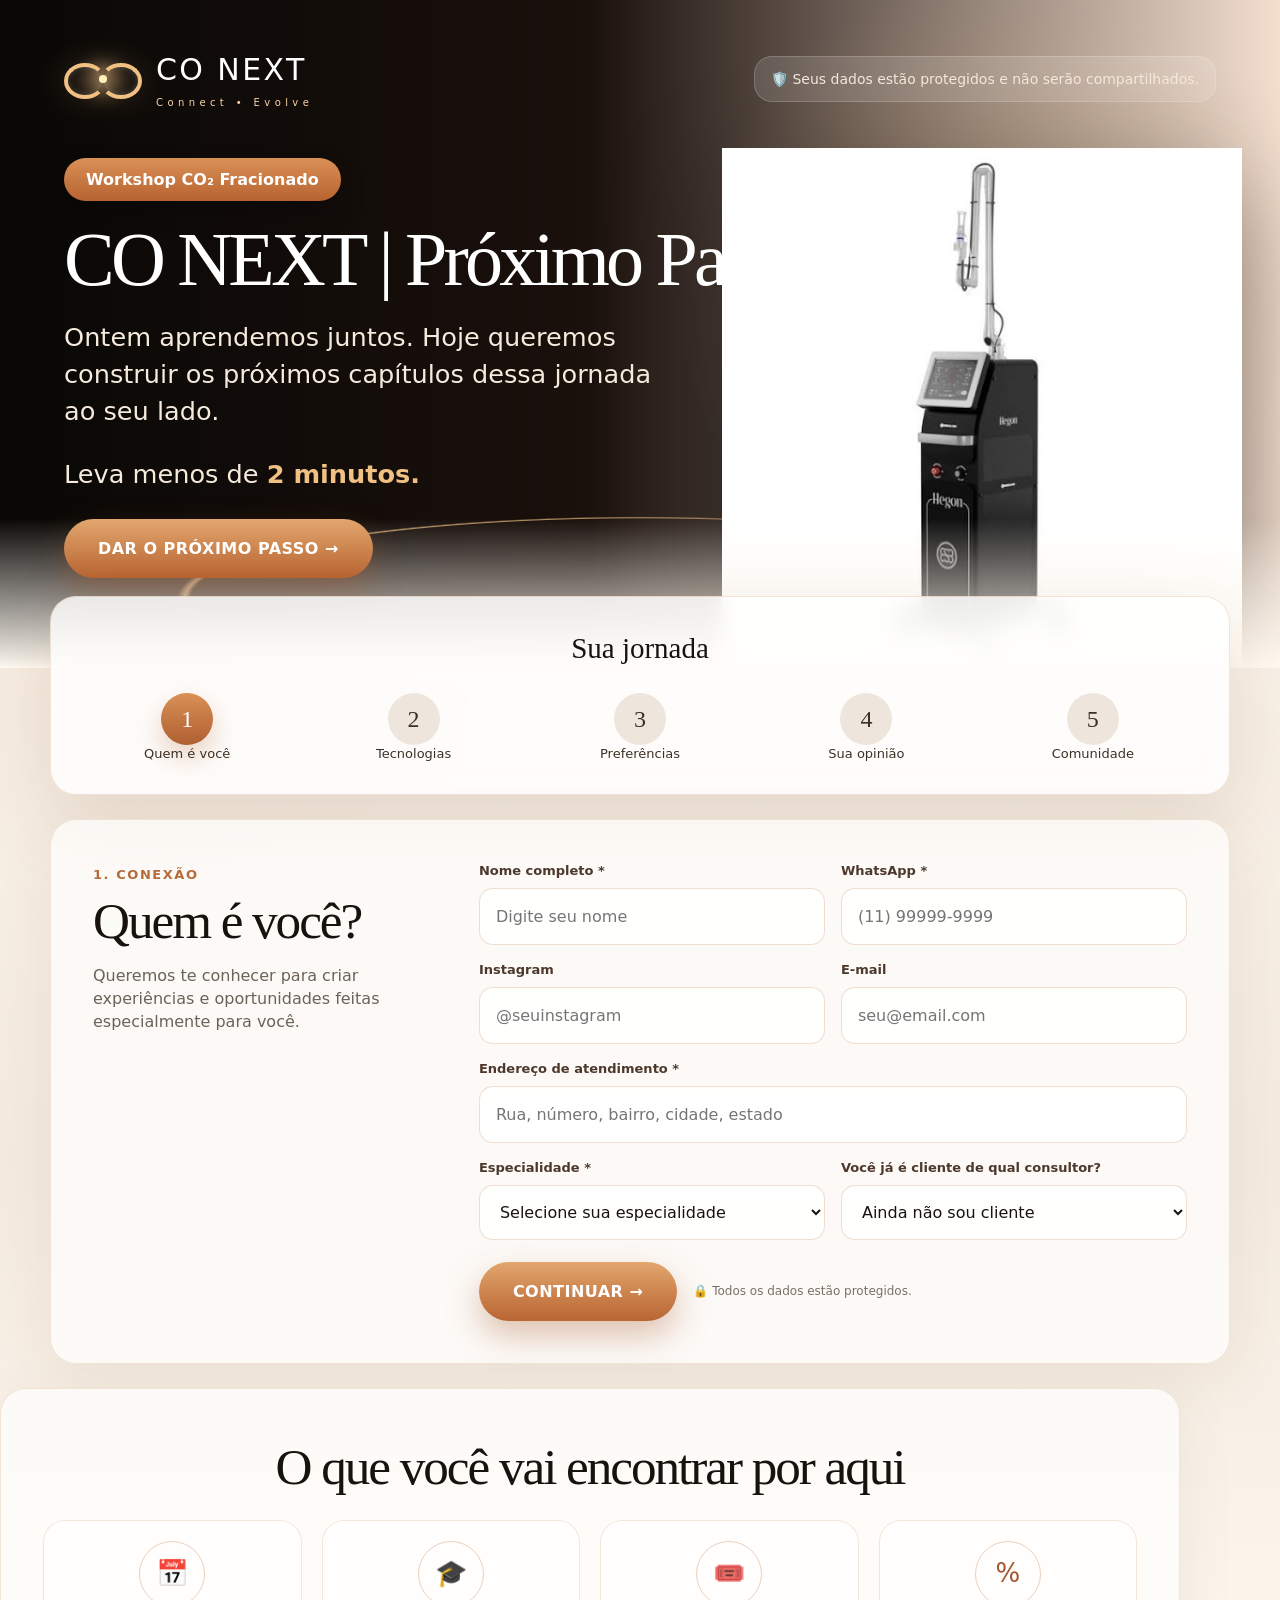
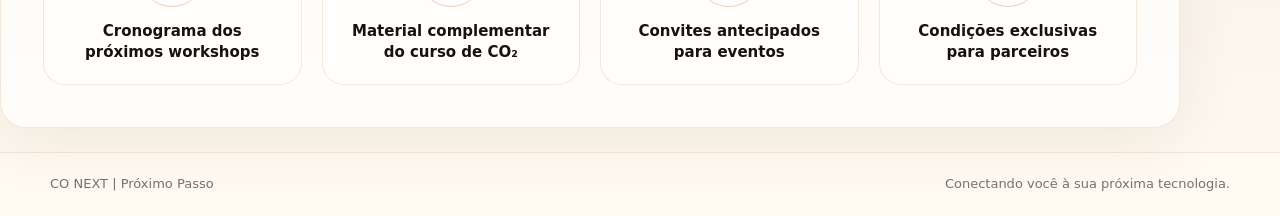
<file: index.html>
<!doctype html>
<html lang="pt-BR">
<head>
  <meta charset="utf-8">
  <meta name="viewport" content="width=device-width, initial-scale=1">
  <title>CO NEXT LASER | Workshops</title>
  <meta http-equiv="refresh" content="0; url=/workshops/">
  <link rel="canonical" href="/workshops/">
  <script>window.location.replace('/workshops/' + window.location.search + window.location.hash);</script>
</head>
<body>
  <p>Redirecionando para <a href="/workshops/">CO NEXT LASER | Workshops</a>…</p>
</body>
</html>
</file>
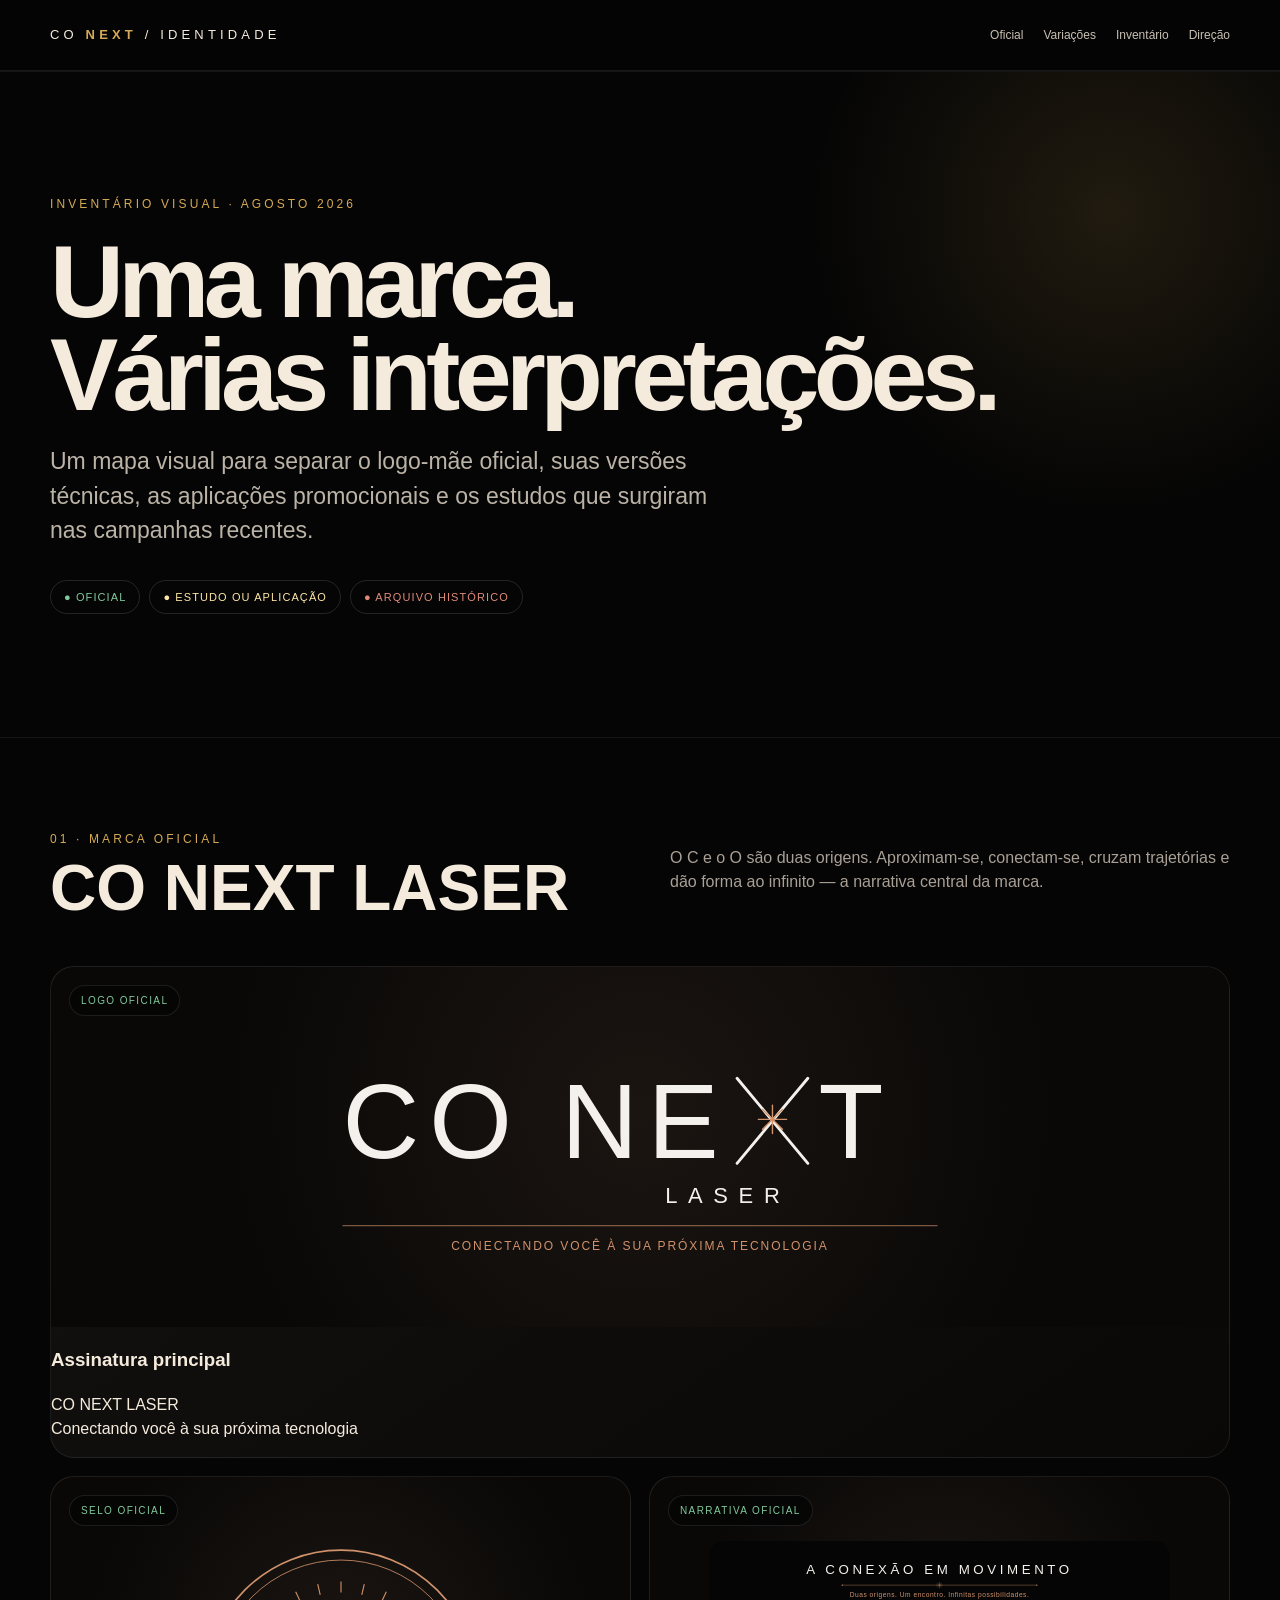
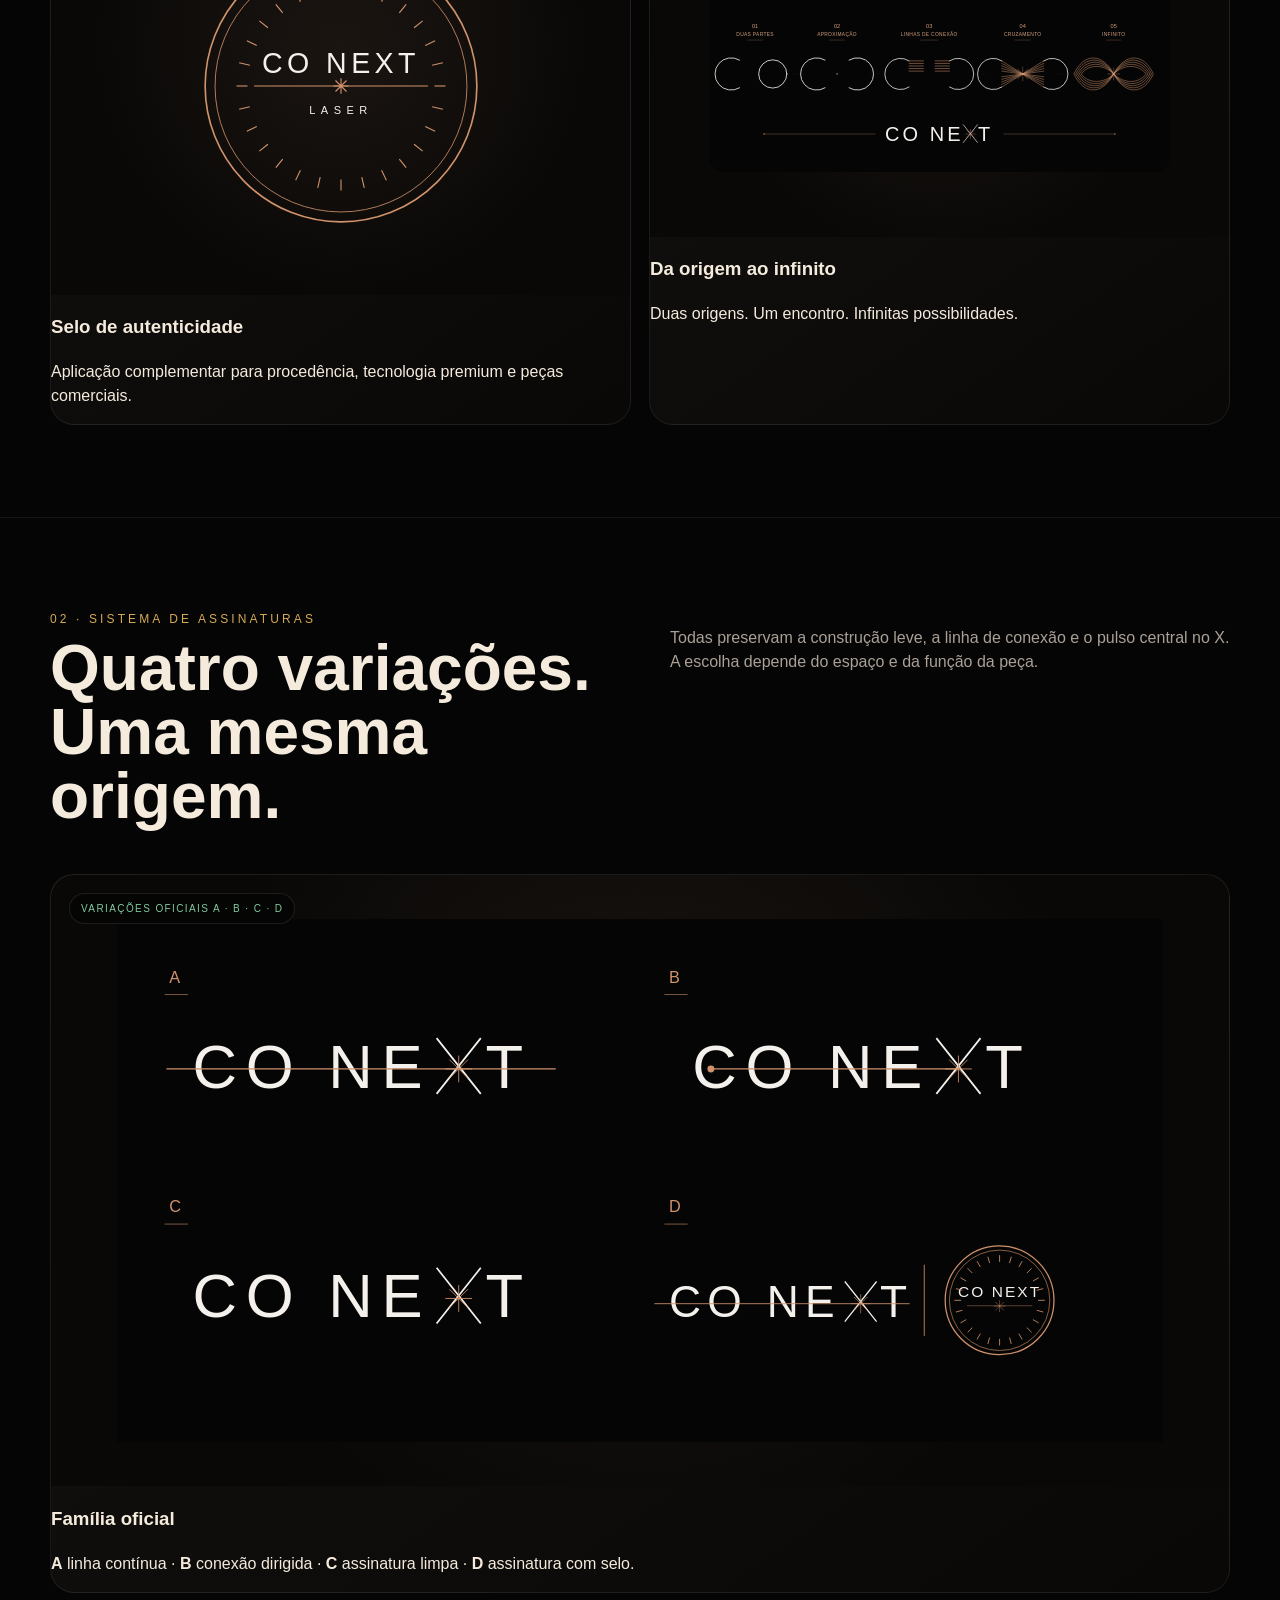
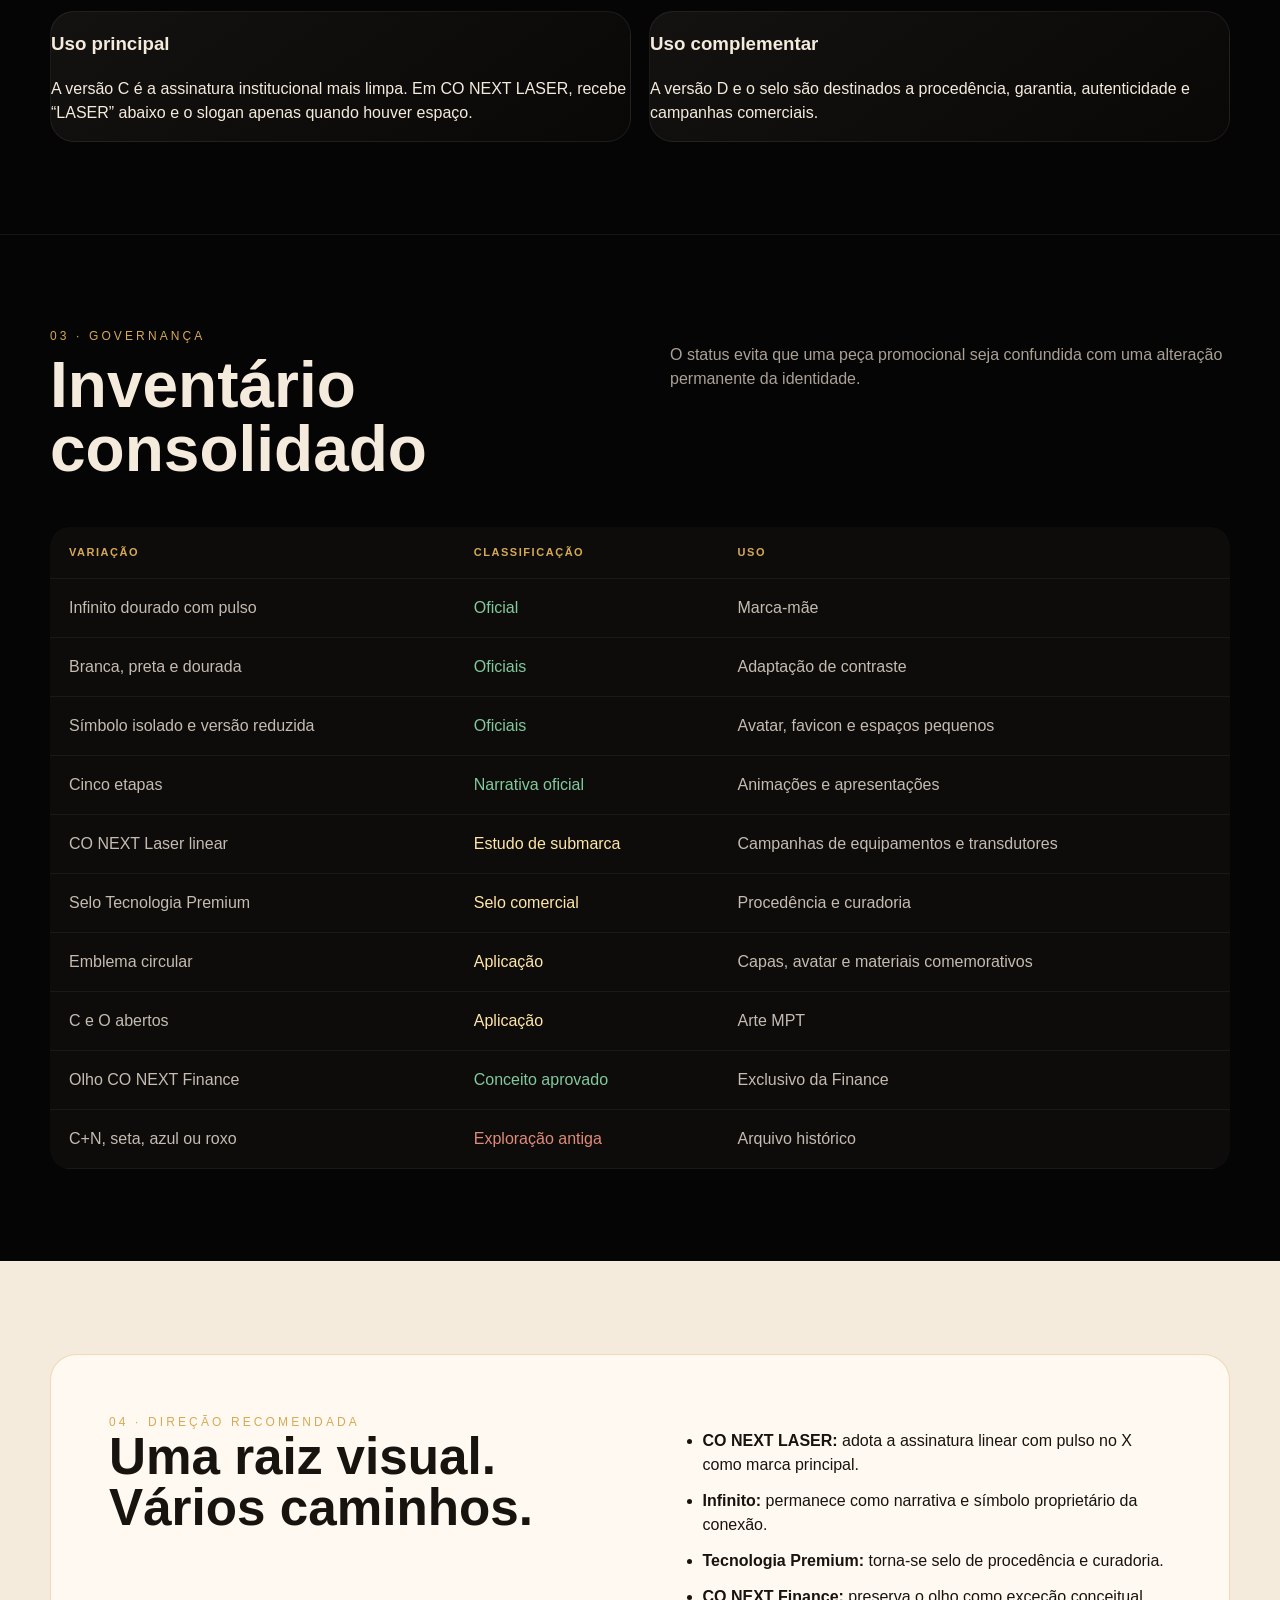
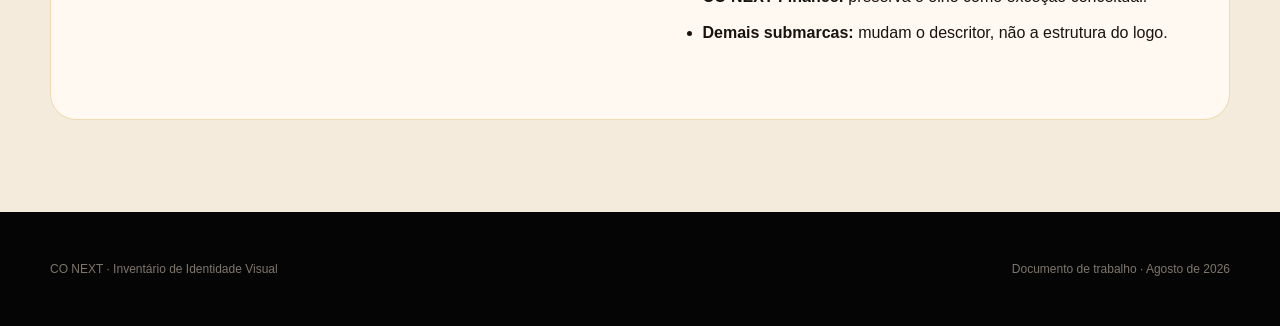
<file: identidade/index.html>
<!doctype html>
<html lang="pt-BR">
<head>
  <meta charset="utf-8">
  <meta name="viewport" content="width=device-width,initial-scale=1">
  <meta name="theme-color" content="#050505">
  <title>CO NEXT LASER — Identidade Visual</title>
  <style>
    :root{--black:#050505;--graphite:#141210;--gold:#d6aa55;--light:#ffe6a6;--cream:#f5ebdd;--muted:#9b9185;--copper:#c88962;--green:#82c99c;--red:#df8b78}
    *{box-sizing:border-box}html{scroll-behavior:smooth}body{margin:0;background:var(--black);color:var(--cream);font-family:Arial,Helvetica,sans-serif;line-height:1.5}a{color:inherit}
    .wrap{width:min(1180px,calc(100% - 36px));margin:auto}.top{position:sticky;top:0;z-index:20;background:rgba(5,5,5,.82);backdrop-filter:blur(18px);border-bottom:1px solid #ffffff14}.top .wrap{height:70px;display:flex;align-items:center;justify-content:space-between}.brand{letter-spacing:.32em;font-size:13px}.brand b{color:var(--gold)}nav{display:flex;gap:20px;font-size:12px;color:#c9c0b4}nav a{text-decoration:none}.hero{min-height:74vh;display:grid;align-items:center;position:relative;overflow:hidden}.hero:after{content:"";position:absolute;width:620px;height:620px;border-radius:50%;background:radial-gradient(circle,#d6aa5522 0,transparent 68%);right:-140px;top:-170px}.eyebrow{color:var(--gold);letter-spacing:.26em;text-transform:uppercase;font-size:12px}.hero h1{font-size:clamp(46px,8vw,104px);line-height:.91;letter-spacing:-.055em;margin:22px 0;max-width:980px}.hero p{font-size:clamp(17px,2vw,23px);max-width:700px;color:#bcb3a7}.legend{display:flex;gap:9px;flex-wrap:wrap;margin-top:32px}.tag{border:1px solid #ffffff20;border-radius:999px;padding:8px 13px;font-size:11px;letter-spacing:.1em;text-transform:uppercase}.official{color:var(--green)}.study{color:var(--light)}.archive{color:var(--red)}
    section{padding:92px 0;border-top:1px solid #ffffff10}.head{display:grid;grid-template-columns:1fr 1fr;gap:40px;margin-bottom:38px}.head h2{font-size:clamp(32px,5vw,64px);line-height:1;margin:8px 0}.head p{color:#aaa096;max-width:560px;justify-self:end}.grid{display:grid;grid-template-columns:repeat(12,1fr);gap:18px}.card{grid-column:span 6;background:linear-gradient(145deg,#141210,#090807);border:1px solid #ffffff12;border-radius:24px;overflow:hidden}.card.full{grid-column:span 12}.visual{min-height:360px;display:grid;place-items:center;padding:44px;background:radial-gradient(circle at 50% 45%,#d6aa5512,transparent 55%);position:relative}.copy{padding:26px 30px 32px;border-top:1px solid #ffffff10}.copy h3{font-size:23px;margin:0 0 8px}.copy p{color:#aaa096;margin:0}.status{position:absolute;top:18px;left:18px;background:#050505bb;border:1px solid #ffffff18;border-radius:999px;padding:7px 11px;font-size:10px;letter-spacing:.14em;text-transform:uppercase}.logo{width:min(600px,90%);text-align:center}.logo svg{width:100%;height:auto;overflow:visible}.word{font-size:52px;letter-spacing:.18em;font-weight:300;margin-top:14px}.word b{color:var(--gold)}.signature{font-size:11px;letter-spacing:.32em;color:var(--gold);margin-top:8px;text-transform:uppercase}.onlight{background:var(--cream);color:#15130f}.onlight .copy{background:var(--cream)}.onlight .copy p{color:#625b53}.laser-word{font-weight:200;font-size:clamp(34px,5vw,62px);letter-spacing:.12em;position:relative;display:inline-block}.laser-word:after{content:"";height:1px;background:linear-gradient(90deg,transparent,var(--copper),transparent);position:absolute;left:-4%;right:-4%;top:50%}.laser-word i{color:var(--copper);font-style:normal}.laser-sub{letter-spacing:.52em;font-size:14px;margin-left:45%;color:#ddd}.seal{width:240px;height:240px;border:2px solid var(--copper);border-radius:50%;display:grid;place-items:center;position:relative;text-align:center}.seal:before{content:"TECNOLOGIA PREMIUM  •  CONEXÃO QUE GERA EVOLUÇÃO";position:absolute;inset:18px;border:1px solid var(--copper);border-radius:50%;padding:18px;font-size:10px;letter-spacing:.16em;color:#e9c3aa}.seal strong{font-weight:300;letter-spacing:.12em;font-size:21px}.seal small{display:block;letter-spacing:.35em}.emblem{width:290px;height:290px;border:2px solid var(--gold);border-radius:50%;display:grid;place-items:center;padding:28px}.emblem .word{font-size:24px}.mpt-symbol{display:flex;align-items:center;justify-content:center;gap:8px}.open{width:112px;height:112px;border:10px solid var(--light);border-radius:50%}.open.left{border-right-color:transparent}.open.right{border-left-color:transparent}.pulse{font-size:44px;color:var(--light);margin:0 -25px;z-index:2}.finance-eye{width:min(510px,95%)}
    .steps{display:grid;grid-template-columns:repeat(5,1fr);gap:10px}.step{background:#ffffff07;border-radius:18px;padding:22px 12px;text-align:center;min-height:170px;display:grid;align-content:center}.step b{display:block;color:var(--gold);font-size:12px;letter-spacing:.16em;margin-top:14px}.step span{font-size:44px;color:var(--gold)}
    table{width:100%;border-collapse:collapse;background:#0d0c0b;border-radius:20px;overflow:hidden}th,td{text-align:left;padding:17px 19px;border-bottom:1px solid #ffffff0e}th{font-size:11px;letter-spacing:.14em;text-transform:uppercase;color:var(--gold)}td{color:#c5bbb0}.decision{background:var(--cream);color:#17130f}.decision .head p{color:#645c53}.decision-box{background:#fff9f1;border:1px solid #d6aa5566;border-radius:26px;padding:clamp(25px,5vw,58px);display:grid;grid-template-columns:1fr 1fr;gap:45px}.decision h3{font-size:clamp(30px,4vw,53px);line-height:1;margin:0}.decision li{margin-bottom:12px}.footer{padding:48px 0;color:#7f766c;font-size:12px}.footer .wrap{display:flex;justify-content:space-between;gap:20px}
    @media(max-width:760px){nav{display:none}.head,.decision-box{grid-template-columns:1fr}.head p{justify-self:start}.card,.card.full{grid-column:span 12}.visual{min-height:300px;padding:28px}.steps{grid-template-columns:1fr 1fr}.steps .step:last-child{grid-column:span 2}.word{font-size:34px}.footer .wrap{display:block}.footer span{display:block;margin-top:8px}}
  </style>
<style>
.brand-visual{min-height:360px;background:radial-gradient(circle at 50% 40%,#1b1511 0,#090807 66%)!important}
.official-logo{width:min(850px,92%);height:auto}
.official-seal{width:min(330px,72%);height:auto}
.official-evolution{width:min(760px,94%);height:auto;border-radius:15px}
@media(max-width:720px){.brand-visual{min-height:270px}.official-evolution{width:98%}}
</style>
<style>.official-variations{display:block;width:min(1480px,96%);height:auto}.variations-visual{min-height:520px}@media(max-width:720px){.variations-visual{min-height:300px}}</style>
</head>
<body>
  <header class="top"><div class="wrap"><div class="brand">CO <b>NEXT</b> / IDENTIDADE</div><nav><a href="#oficial">Oficial</a><a href="#variacoes">Variações</a><a href="#inventario">Inventário</a><a href="#direcao">Direção</a></nav></div></header>
  <main>
    <section class="hero"><div class="wrap"><div class="eyebrow">Inventário visual · Agosto 2026</div><h1>Uma marca.<br>Várias interpretações.</h1><p>Um mapa visual para separar o logo-mãe oficial, suas versões técnicas, as aplicações promocionais e os estudos que surgiram nas campanhas recentes.</p><div class="legend"><span class="tag official">● Oficial</span><span class="tag study">● Estudo ou aplicação</span><span class="tag archive">● Arquivo histórico</span></div></div></section>

    <section id="oficial"><div class="wrap"><div class="head"><div><div class="eyebrow">01 · Marca oficial</div><h2>CO NEXT LASER</h2></div><p>O C e o O são duas origens. Aproximam-se, conectam-se, cruzam trajetórias e dão forma ao infinito — a narrativa central da marca.</p></div>
<div class="grid"><article class="card full"><div class="visual brand-visual"><span class="status official">Logo oficial</span><img class="official-logo" src="../assets/brand/conext-laser.svg" alt="CO NEXT LASER — Conectando você à sua próxima tecnologia"></div><div class="caption"><h3>Assinatura principal</h3><p>CO NEXT LASER<br>Conectando você à sua próxima tecnologia</p></div></article>
<article class="card"><div class="visual brand-visual"><span class="status official">Selo oficial</span><img class="official-seal" src="../assets/brand/conext-seal.svg" alt="Selo CO NEXT LASER"></div><div class="caption"><h3>Selo de autenticidade</h3><p>Aplicação complementar para procedência, tecnologia premium e peças comerciais.</p></div></article>
<article class="card"><div class="visual brand-visual"><span class="status official">Narrativa oficial</span><img class="official-evolution" src="../assets/brand/conext-evolution.svg" alt="Evolução do C e O até o infinito"></div><div class="caption"><h3>Da origem ao infinito</h3><p>Duas origens. Um encontro. Infinitas possibilidades.</p></div></article></div></div></section>
<section id="variacoes"><div class="wrap"><div class="head"><div><div class="eyebrow">02 · Sistema de assinaturas</div><h2>Quatro variações.<br>Uma mesma origem.</h2></div><p>Todas preservam a construção leve, a linha de conexão e o pulso central no X. A escolha depende do espaço e da função da peça.</p></div>
<article class="card full"><div class="visual brand-visual variations-visual"><span class="status official">Variações oficiais A · B · C · D</span><img class="official-variations" src="../assets/brand/conext-variations.svg" alt="Quatro variações oficiais da marca CO NEXT"></div><div class="caption"><h3>Família oficial</h3><p><b>A</b> linha contínua · <b>B</b> conexão dirigida · <b>C</b> assinatura limpa · <b>D</b> assinatura com selo.</p></div></article>
<div class="grid" style="margin-top:18px"><article class="card"><div class="caption"><h3>Uso principal</h3><p>A versão C é a assinatura institucional mais limpa. Em CO NEXT LASER, recebe “LASER” abaixo e o slogan apenas quando houver espaço.</p></div></article><article class="card"><div class="caption"><h3>Uso complementar</h3><p>A versão D e o selo são destinados a procedência, garantia, autenticidade e campanhas comerciais.</p></div></article></div>
</div></section>
<section id="inventario"><div class="wrap"><div class="head"><div><div class="eyebrow">03 · Governança</div><h2>Inventário consolidado</h2></div><p>O status evita que uma peça promocional seja confundida com uma alteração permanente da identidade.</p></div><table><thead><tr><th>Variação</th><th>Classificação</th><th>Uso</th></tr></thead><tbody>
      <tr><td>Infinito dourado com pulso</td><td class="official">Oficial</td><td>Marca-mãe</td></tr><tr><td>Branca, preta e dourada</td><td class="official">Oficiais</td><td>Adaptação de contraste</td></tr><tr><td>Símbolo isolado e versão reduzida</td><td class="official">Oficiais</td><td>Avatar, favicon e espaços pequenos</td></tr><tr><td>Cinco etapas</td><td class="official">Narrativa oficial</td><td>Animações e apresentações</td></tr><tr><td>CO NEXT Laser linear</td><td class="study">Estudo de submarca</td><td>Campanhas de equipamentos e transdutores</td></tr><tr><td>Selo Tecnologia Premium</td><td class="study">Selo comercial</td><td>Procedência e curadoria</td></tr><tr><td>Emblema circular</td><td class="study">Aplicação</td><td>Capas, avatar e materiais comemorativos</td></tr><tr><td>C e O abertos</td><td class="study">Aplicação</td><td>Arte MPT</td></tr><tr><td>Olho CO NEXT Finance</td><td class="official">Conceito aprovado</td><td>Exclusivo da Finance</td></tr><tr><td>C+N, seta, azul ou roxo</td><td class="archive">Exploração antiga</td><td>Arquivo histórico</td></tr>
    </tbody></table></div></section>

    <section class="decision" id="direcao"><div class="wrap"><div class="decision-box"><div><div class="eyebrow">04 · Direção recomendada</div><h3>Uma raiz visual.<br>Vários caminhos.</h3></div><div><ul><li><b>CO NEXT LASER:</b> adota a assinatura linear com pulso no X como marca principal.</li><li><b>Infinito:</b> permanece como narrativa e símbolo proprietário da conexão.</li><li><b>Tecnologia Premium:</b> torna-se selo de procedência e curadoria.</li><li><b>CO NEXT Finance:</b> preserva o olho como exceção conceitual.</li><li><b>Demais submarcas:</b> mudam o descritor, não a estrutura do logo.</li></ul></div></div></div></section>
  </main>
  <footer class="footer"><div class="wrap"><span>CO NEXT · Inventário de Identidade Visual</span><span>Documento de trabalho · Agosto de 2026</span></div></footer>
</body></html>
</file>
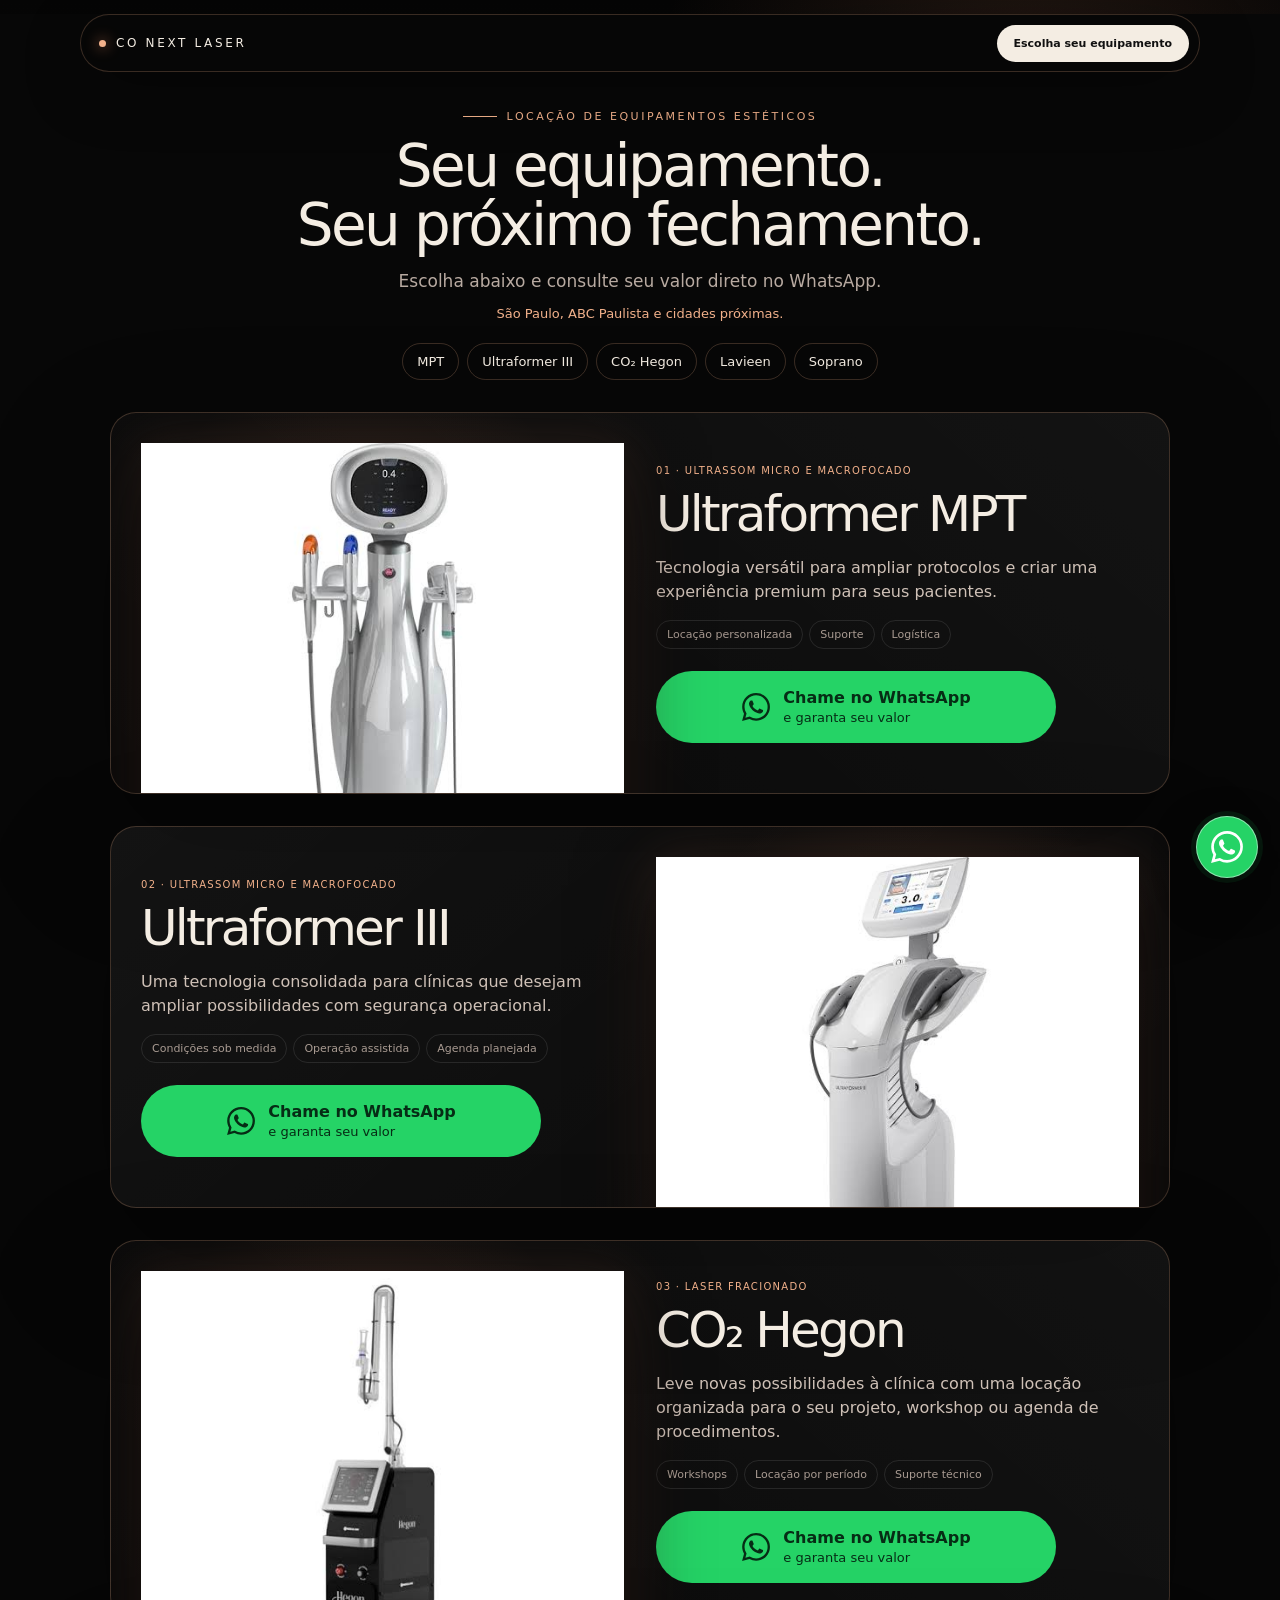
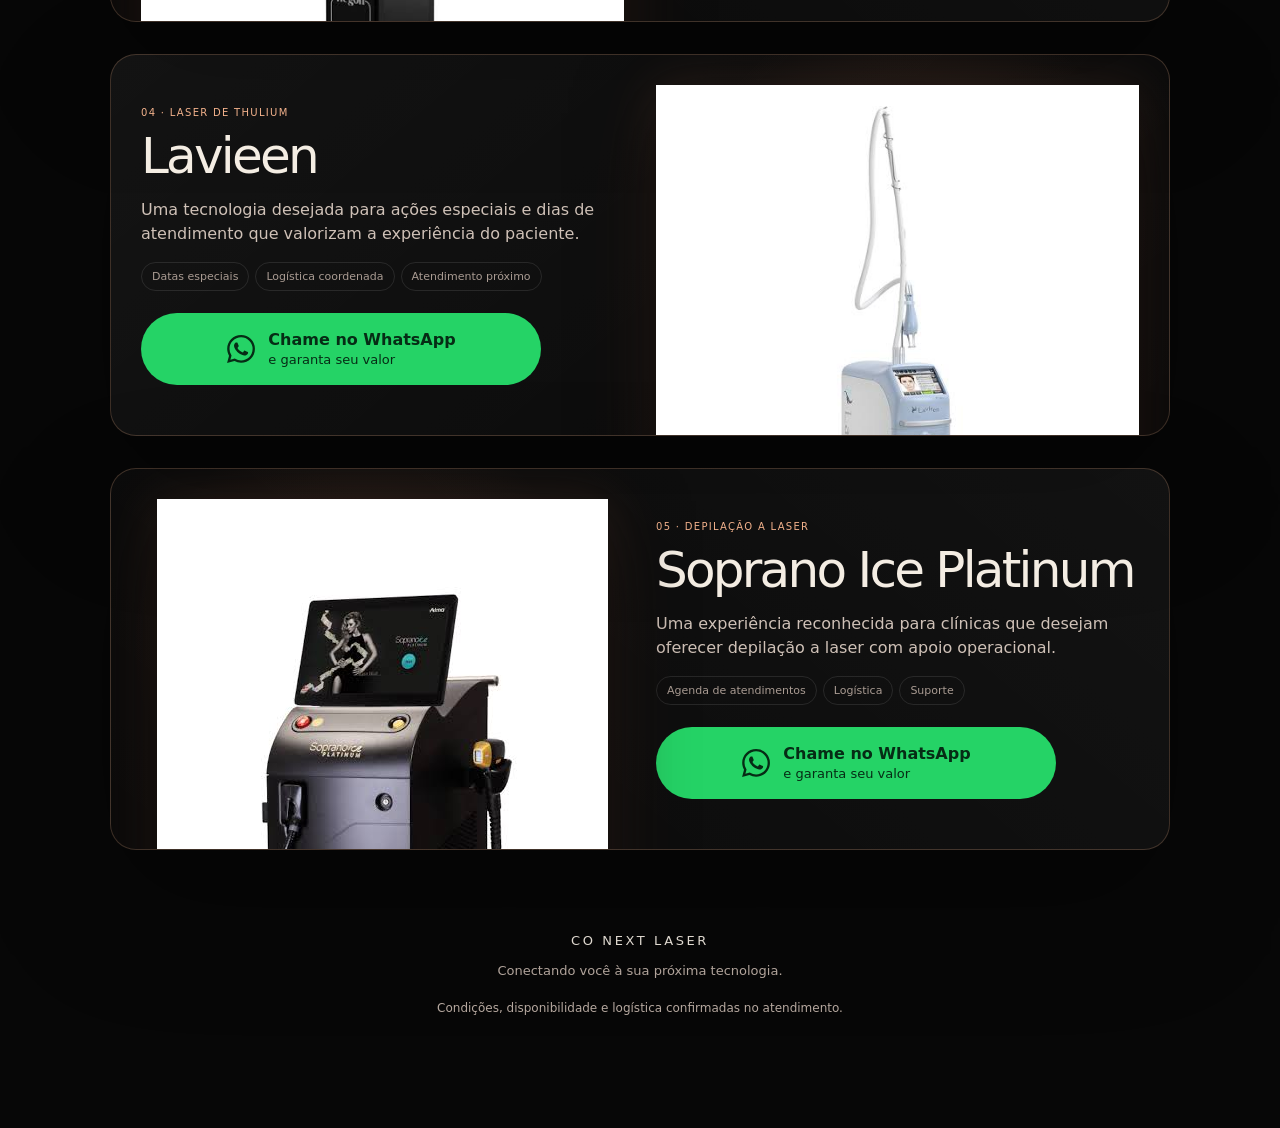
<file: locacao/index.html>
<!doctype html>
<html lang="pt-BR">
<head>
  <meta charset="utf-8">
  <meta name="viewport" content="width=device-width,initial-scale=1,viewport-fit=cover">
  <meta name="theme-color" content="#070707">
  <meta name="description" content="Alugue Ultraformer MPT, Ultraformer III, CO₂ Hegon, Lavieen e Soprano. Escolha o equipamento e consulte seu valor direto no WhatsApp.">
  <meta property="og:title" content="CO NEXT LASER | Sua próxima tecnologia">
  <meta property="og:description" content="Escolha a tecnologia, ative sua agenda e solicite uma condição personalizada.">
  <meta property="og:type" content="website">
  <meta property="og:url" content="https://conext-delta.vercel.app/locacao/">
  <title>CO NEXT LASER | Alugue seu equipamento</title>
  <!-- Meta Pixel: CONEXT -->
  <script>
    !function(f,b,e,v,n,t,s){if(f.fbq)return;n=f.fbq=function(){n.callMethod?
    n.callMethod.apply(n,arguments):n.queue.push(arguments)};if(!f._fbq)f._fbq=n;
    n.push=n;n.loaded=!0;n.version='2.0';n.queue=[];t=b.createElement(e);t.async=!0;
    t.src=v;s=b.getElementsByTagName(e)[0];s.parentNode.insertBefore(t,s)}
    (window,document,'script','https://connect.facebook.net/en_US/fbevents.js');
    fbq('init','2343502576388037');
    fbq('track','PageView');
  </script>
  <style>
    :root{
      --black:#070707;--black-2:#0d0b0a;--cream:#f4ede3;--paper:#e9ded0;
      --copper:#d7835a;--copper-light:#f2b18b;--muted:#b8aaa1;
      --line:rgba(242,177,139,.22);--glass:rgba(17,14,12,.72);
    }
    *{box-sizing:border-box}
    html{scroll-behavior:smooth;background:var(--black)}
    body{margin:0;color:var(--cream);font-family:Inter,ui-sans-serif,system-ui,-apple-system,"Segoe UI",sans-serif;background:var(--black);overflow-x:hidden}
    body:before{content:"";position:fixed;inset:0;z-index:-2;pointer-events:none;background:radial-gradient(circle at 80% 10%,rgba(215,131,90,.14),transparent 28%),radial-gradient(circle at 15% 65%,rgba(215,131,90,.09),transparent 24%),linear-gradient(180deg,#050505,#0c0908 50%,#050505)}
    body:after{content:"";position:fixed;inset:0;z-index:-1;pointer-events:none;opacity:.45;background-image:linear-gradient(rgba(255,255,255,.018) 1px,transparent 1px),linear-gradient(90deg,rgba(255,255,255,.018) 1px,transparent 1px);background-size:72px 72px;mask-image:linear-gradient(to bottom,transparent,#000 12%,#000 88%,transparent)}
    button,input{font:inherit}
    button{cursor:pointer}
    a{color:inherit}
    .progress{position:fixed;top:0;left:0;width:0;height:2px;z-index:100;background:linear-gradient(90deg,var(--copper),var(--copper-light));box-shadow:0 0 18px rgba(242,177,139,.6)}
    .topbar{position:fixed;top:18px;left:50%;transform:translateX(-50%);z-index:50;width:min(1120px,calc(100% - 28px));height:58px;display:flex;align-items:center;justify-content:space-between;padding:8px 10px 8px 18px;border:1px solid var(--line);border-radius:999px;background:rgba(7,7,7,.68);backdrop-filter:blur(18px);box-shadow:0 18px 60px rgba(0,0,0,.28)}
    .brand-mini{display:flex;align-items:center;gap:10px;font-size:12px;letter-spacing:.22em;text-decoration:none}
    .brand-mini i{width:7px;height:7px;border-radius:50%;background:var(--copper-light);box-shadow:0 0 14px var(--copper)}
    .topbar nav{display:flex;gap:22px;font-size:10px;letter-spacing:.18em;text-transform:uppercase;color:var(--muted)}
    .topbar nav a{text-decoration:none}
    .topbar nav a:hover{color:var(--cream)}
    .nav-cta,.primary,.secondary,.equipment-cta{border:0;border-radius:999px;display:inline-flex;align-items:center;justify-content:center;gap:9px;text-decoration:none;transition:.25s ease}
    .nav-cta{padding:12px 17px;background:var(--cream);color:#111;font-size:11px;font-weight:700}
    .nav-cta:hover,.primary:hover,.equipment-cta:hover{transform:translateY(-2px);box-shadow:0 14px 34px rgba(215,131,90,.22)}
    .hero{min-height:100svh;padding:130px 7vw 70px;display:grid;place-items:center;position:relative;overflow:hidden}
    .hero-inner{width:min(1160px,100%);display:grid;grid-template-columns:1.12fr .88fr;align-items:center;gap:6vw}
    .eyebrow{display:inline-flex;align-items:center;gap:10px;font-size:11px;letter-spacing:.23em;text-transform:uppercase;color:var(--copper-light)}
    .eyebrow:before{content:"";width:34px;height:1px;background:currentColor}
    h1,h2,h3,p{margin:0}
    h1,h2,h3{font-weight:400;letter-spacing:-.055em}
    h1{font-size:clamp(54px,8.8vw,132px);line-height:.84;margin:24px 0 28px;max-width:900px}
    h2{font-size:clamp(42px,6.5vw,88px);line-height:.92}
    h3{font-size:clamp(40px,6vw,80px);line-height:.9}
    .hero p{font-size:clamp(18px,2vw,24px);line-height:1.55;color:#d5c8be;max-width:680px}
    .hero-actions{display:flex;gap:12px;flex-wrap:wrap;margin-top:34px}
    .primary{padding:16px 22px;background:linear-gradient(135deg,var(--copper-light),var(--copper));color:#160b07;font-weight:750}
    .secondary{padding:15px 21px;border:1px solid var(--line);color:var(--cream);background:rgba(255,255,255,.025)}
    .hero-logo{position:relative;min-height:520px;display:grid;place-items:center}
    .hero-logo:before{content:"";position:absolute;width:78%;aspect-ratio:1;border-radius:50%;background:radial-gradient(circle,rgba(215,131,90,.19),transparent 68%);filter:blur(8px);animation:breathe 5s ease-in-out infinite}
    .hero-logo img{position:relative;width:min(100%,540px);border-radius:32px;mix-blend-mode:screen;box-shadow:0 30px 100px rgba(0,0,0,.35)}
    .scroll-note{position:absolute;bottom:28px;left:50%;transform:translateX(-50%);font-size:10px;letter-spacing:.22em;text-transform:uppercase;color:#81756e}
    .scroll-note:after{content:"";display:block;width:1px;height:38px;background:linear-gradient(var(--copper),transparent);margin:12px auto 0}
    .intro{min-height:78svh;padding:120px 7vw;display:grid;place-items:center}
    .intro-inner{width:min(1180px,100%);display:grid;grid-template-columns:.85fr 1.15fr;gap:8vw;align-items:end}
    .intro p{font-size:clamp(22px,3vw,40px);line-height:1.15;letter-spacing:-.035em;color:#d8ccc2}
    .intro strong{color:var(--copper-light);font-weight:450}
    .catalog{padding:0 0 12vh}
    .catalog-head{padding:100px 7vw 70px;width:min(1320px,100%);margin:auto}
    .catalog-head p{margin-top:22px;color:var(--muted);font-size:18px;max-width:650px;line-height:1.6}
    .equipment{min-height:100svh;padding:9vh 7vw;display:grid;place-items:center;position:relative}
    .equipment-card{width:min(1240px,100%);min-height:78svh;display:grid;grid-template-columns:1fr 1fr;align-items:center;gap:5vw;padding:clamp(26px,5vw,68px);border:1px solid var(--line);border-radius:40px;background:radial-gradient(circle at 76% 46%,rgba(215,131,90,.17),transparent 28%),linear-gradient(140deg,rgba(255,255,255,.055),rgba(255,255,255,.015));box-shadow:0 50px 130px rgba(0,0,0,.32);position:relative;overflow:hidden}
    .equipment:nth-child(even) .equipment-card{background:radial-gradient(circle at 24% 46%,rgba(215,131,90,.15),transparent 28%),linear-gradient(220deg,rgba(255,255,255,.052),rgba(255,255,255,.014))}
    .equipment:nth-child(even) .equipment-copy{order:2}
    .equipment:nth-child(even) .device{order:1}
    .equipment-index{font-size:11px;letter-spacing:.24em;color:var(--copper-light);text-transform:uppercase;margin-bottom:18px}
    .equipment-copy p{font-size:clamp(17px,1.7vw,21px);line-height:1.6;color:#cfc1b7;max-width:550px;margin-top:22px}
    .feature-row{display:flex;gap:9px;flex-wrap:wrap;margin-top:25px}
    .feature-row span{padding:9px 12px;border:1px solid rgba(255,255,255,.1);border-radius:999px;color:#a99b92;font-size:12px}
    .equipment-cta{margin-top:32px;padding:16px 21px;background:var(--cream);color:#13100e;font-weight:750;border:1px solid rgba(255,255,255,.6)}
    .wa-icon{width:23px;height:23px;border-radius:50%;display:grid;place-items:center;background:#25d366;color:white;flex:0 0 23px}
    .wa-icon svg{width:15px;height:15px;display:block;fill:currentColor}
    .device{min-height:52svh;display:grid;place-items:center;position:relative}
    .device:before{content:"";position:absolute;width:76%;aspect-ratio:1;border-radius:50%;border:1px solid rgba(242,177,139,.12);box-shadow:0 0 80px rgba(215,131,90,.13),inset 0 0 80px rgba(215,131,90,.06)}
    .device img{position:relative;z-index:1;max-width:100%;max-height:55svh;object-fit:contain;filter:drop-shadow(0 28px 40px rgba(0,0,0,.55)) drop-shadow(0 0 24px rgba(215,131,90,.14));transform:translateY(var(--parallax,0px));transition:transform .12s linear}
    .trust{padding:120px 7vw;min-height:86svh;display:grid;place-items:center}
    .trust-inner{width:min(1180px,100%)}
    .trust-grid{display:grid;grid-template-columns:repeat(4,1fr);gap:14px;margin-top:42px}
    .trust-card{padding:30px;border:1px solid var(--line);border-radius:24px;background:rgba(255,255,255,.025)}
    .trust-card b{display:block;color:var(--copper-light);font-size:13px;letter-spacing:.15em;text-transform:uppercase;margin-bottom:14px}
    .trust-card p{color:#bcaea5;line-height:1.55}
    .closing{min-height:100svh;padding:120px 7vw;display:grid;place-items:center;text-align:center;background:radial-gradient(circle at 50% 48%,rgba(215,131,90,.17),transparent 30%)}
    .closing-inner{width:min(980px,100%)}
    .closing p{font-size:clamp(18px,2.2vw,25px);line-height:1.55;color:#cbbdb4;max-width:680px;margin:28px auto 0}
    .closing .primary{margin-top:34px}
    .closing img{display:block;width:min(520px,88%);margin:58px auto 0;border-radius:24px;mix-blend-mode:screen}
    .floating-wa{position:fixed;right:22px;bottom:22px;z-index:45;width:62px;height:62px;border-radius:50%;border:1px solid rgba(255,255,255,.48);background:#25d366;color:white;display:grid;place-items:center;box-shadow:0 16px 45px rgba(0,0,0,.42),0 0 0 5px rgba(37,211,102,.1);transition:.25s}
    .floating-wa svg{width:32px;height:32px;display:block;fill:currentColor}
    .floating-wa:hover{transform:scale(1.06)}
    @keyframes breathe{50%{transform:scale(1.08);opacity:.72}}
    @media(max-width:880px){
      .topbar nav{display:none}.topbar{height:54px}.nav-cta{padding:10px 13px;font-size:10px}
      .hero{padding:110px 22px 70px}.hero-inner,.intro-inner,.equipment-card{grid-template-columns:1fr}
      .hero-logo{min-height:330px;order:-1}.hero-logo img{width:min(450px,100%)}
      h1{font-size:clamp(52px,17vw,94px)}.intro{padding:95px 22px}.intro-inner{gap:28px}
      .catalog-head{padding:90px 22px 45px}.equipment{padding:28px 14px;min-height:auto}
      .equipment-card{min-height:auto;border-radius:28px;padding:28px 22px;gap:20px}
      .equipment:nth-child(even) .equipment-copy,.equipment-copy{order:1}.equipment:nth-child(even) .device,.device{order:2;min-height:330px}
      .device img{max-height:340px}.trust{padding:90px 22px}.trust-grid{grid-template-columns:1fr 1fr}
      .closing{padding:100px 22px}.floating-wa{width:54px;height:54px;right:15px;bottom:15px}
    }
    @media(max-width:560px){
      .topbar{top:12px;width:calc(100% - 24px);padding:7px 8px 7px 14px}
      .brand-mini{font-size:10px;letter-spacing:.12em;white-space:nowrap;gap:7px}
      .nav-cta{max-width:51%;padding:10px 11px;font-size:9px;line-height:1.15;text-align:center}
      .hero{padding:96px 18px 62px;text-align:center}
      .hero-inner,.intro-inner,.equipment-card{justify-items:center;width:100%}
      .hero-logo{width:100%;min-height:300px}
      .hero-logo img{width:min(100%,390px);margin-inline:auto}
      .eyebrow{justify-content:center;font-size:10px;line-height:1.5;letter-spacing:.18em}
      h1{font-size:clamp(42px,12.2vw,58px);line-height:.92;letter-spacing:-.06em;max-width:100%;overflow-wrap:break-word}
      h2{font-size:clamp(38px,10.8vw,52px);line-height:.98;max-width:100%;overflow-wrap:break-word}
      h3{font-size:clamp(38px,11vw,50px);line-height:.98;max-width:100%;overflow-wrap:break-word}
      .hero p,.intro p,.catalog-head p,.equipment-copy p{margin-inline:auto}
      .hero-actions{width:100%;flex-direction:column;align-items:stretch}
      .primary,.secondary{text-align:center;width:100%}
      .intro{padding:82px 20px;text-align:center}
      .intro-inner{gap:24px}
      .catalog-head{padding:76px 20px 36px;text-align:center}
      .equipment{padding:22px 12px}
      .equipment-card{padding:30px 18px 24px;text-align:center;border-radius:26px}
      .equipment-copy{width:100%;min-width:0}
      .equipment-index{font-size:10px;line-height:1.55;letter-spacing:.18em}
      .feature-row{justify-content:center}
      .feature-row span{font-size:11px}
      .equipment-cta{width:100%;padding-inline:14px}
      .device{width:100%;min-height:310px}
      .device img{max-width:100%;margin-inline:auto}
      .trust{padding:82px 20px;text-align:center}
      .trust-grid{grid-template-columns:1fr}
      .closing{padding:86px 20px;text-align:center}
      .floating-wa{width:58px;height:58px;right:14px;bottom:max(14px,env(safe-area-inset-bottom))}
      .floating-wa svg{width:30px;height:30px}
    }
    @media(prefers-reduced-motion:reduce){html{scroll-behavior:auto}*,*:before,*:after{animation:none!important;transition:none!important}.reveal{opacity:1;transform:none;filter:none}.device img{transform:none!important}}

    /* Direct equipment-to-WhatsApp landing. */
    .topbar{position:relative;top:auto;left:auto;transform:none;margin:14px auto 0;backdrop-filter:none}
    .topbar nav{display:none}
    .catalog{padding-bottom:24px}
    .catalog-head{padding:30px 24px 16px;text-align:center;max-width:1120px}
    .catalog-head h1{font-size:clamp(32px,4.8vw,58px);line-height:1.02;letter-spacing:-.045em;margin:14px auto;max-width:780px}
    .catalog-head p{font-size:17px;line-height:1.5;margin:0 auto;max-width:650px}
    .catalog-head .service-area{font-size:13px;color:var(--copper-light);margin-top:9px}
    .equipment-menu{display:flex;justify-content:center;gap:8px;flex-wrap:wrap;margin-top:20px}
    .equipment-menu a{padding:10px 14px;border:1px solid var(--line);border-radius:999px;text-decoration:none;font-size:13px}
    .equipment-menu a:hover{background:rgba(215,131,90,.15)}
    .equipment{min-height:0;padding:16px 24px;scroll-margin-top:16px}
    .equipment-card{max-width:1060px;min-height:0;padding:30px;gap:32px;border-radius:26px;grid-template-columns:1fr 1fr}
    .equipment-copy{min-width:0}
    .equipment-copy h3{font-size:clamp(32px,4.5vw,50px);line-height:1.05}
    .equipment-index{font-size:10px;line-height:1.5;letter-spacing:.13em;margin-bottom:10px}
    .equipment-copy p{font-size:16px;line-height:1.5;margin-top:15px}
    .feature-row{margin-top:16px;gap:6px}
    .feature-row span{font-size:11px;padding:7px 10px}
    .device{min-height:0;height:320px}
    .device img{max-height:100%;max-width:100%;object-fit:contain;transform:none}
    .device:before{display:none}
    .equipment-cta{width:100%;max-width:400px;margin-top:22px;padding:16px 20px;background:#25d366;color:#062c15;border-color:transparent;gap:12px;line-height:1.2;text-align:left}
    .equipment-cta small{font-size:13px;font-weight:500}
    .equipment-cta .wa-icon{width:30px;height:30px;flex-basis:30px;background:transparent;color:#062c15}
    .equipment-cta .wa-icon svg{width:28px;height:28px}
    a:focus-visible{outline:3px solid var(--copper-light);outline-offset:5px}
    footer{text-align:center;padding:40px 24px 110px;color:var(--muted);font-size:13px;line-height:1.7}
    footer p:first-child{letter-spacing:.2em;color:var(--cream);margin-bottom:8px}
    footer .terms{font-size:12px;margin-top:15px}
    @media(max-width:700px){
      .topbar{height:auto;min-height:50px;width:calc(100% - 24px);margin-top:12px;padding:8px 12px}
      .brand-mini{font-size:10px}
      .nav-cta{font-size:10px;max-width:49%;padding:10px 12px}
      .catalog-head{padding:22px 18px 8px}
      .catalog-head .eyebrow{font-size:9px;letter-spacing:.12em}
      .catalog-head h1{font-size:clamp(30px,8.6vw,42px);margin:12px auto}
      .catalog-head p{font-size:14px}
      .catalog-head .service-area{font-size:11px}
      .equipment-menu{gap:6px;margin-top:15px}
      .equipment-menu a{padding:8px 11px;font-size:11px}
      .equipment{padding:12px}
      .equipment-card{display:flex;flex-direction:column;gap:0;padding:20px;text-align:center}
      .equipment-copy,.equipment:nth-child(even) .equipment-copy{order:1;width:100%}
      .equipment-copy h3{font-size:32px;overflow-wrap:anywhere}
      .equipment-copy p{font-size:14px;margin:12px auto 0}
      .equipment-index{font-size:9px}
      .feature-row{justify-content:center;margin-top:12px}
      .equipment-cta{justify-content:center;margin:16px auto 0;min-height:60px;font-size:16px}
      .device,.equipment:nth-child(even) .device{order:0;min-height:0;height:190px;width:100%;margin-bottom:18px}
      .device img{max-height:190px}
      .floating-wa{width:54px;height:54px;bottom:max(14px,env(safe-area-inset-bottom))}
    }

  </style>
</head>
<body>
  <noscript><img height="1" width="1" style="display:none" alt="" src="https://www.facebook.com/tr?id=2343502576388037&amp;ev=PageView&amp;noscript=1"></noscript>
  <svg aria-hidden="true" width="0" height="0" style="position:absolute;overflow:hidden">
    <symbol id="icon-whatsapp" viewBox="0 0 24 24">
      <path d="M17.472 14.382c-.297-.149-1.758-.867-2.03-.967-.273-.099-.471-.148-.67.15-.197.297-.767.966-.94 1.164-.173.199-.347.223-.644.075-.297-.15-1.255-.463-2.39-1.475-.883-.788-1.48-1.761-1.653-2.059-.173-.297-.018-.458.13-.606.134-.133.298-.347.446-.52.149-.174.198-.298.298-.497.099-.198.05-.371-.025-.52-.075-.149-.669-1.612-.916-2.207-.242-.579-.487-.5-.669-.51-.173-.008-.371-.01-.57-.01-.198 0-.52.074-.792.372-.272.297-1.04 1.016-1.04 2.479s1.065 2.875 1.213 3.074c.149.198 2.095 3.2 5.076 4.487.709.306 1.262.489 1.693.626.712.226 1.36.194 1.872.118.571-.085 1.758-.719 2.006-1.413.248-.694.248-1.289.173-1.413-.074-.124-.272-.198-.57-.347m-5.421 7.403h-.004a9.87 9.87 0 0 1-5.031-1.378l-.361-.214-3.741.981.998-3.648-.235-.374a9.86 9.86 0 0 1-1.51-5.26c.001-5.45 4.436-9.884 9.888-9.884 2.64 0 5.122 1.03 6.988 2.898a9.825 9.825 0 0 1 2.9 6.989c-.002 5.45-4.437 9.884-9.888 9.884m8.413-18.297A11.815 11.815 0 0 0 12.05 0C5.495 0 .16 5.335.157 11.892c0 2.096.547 4.14 1.588 5.945L.057 24l6.305-1.654a11.882 11.882 0 0 0 5.683 1.448h.005c6.554 0 11.89-5.335 11.893-11.893a11.821 11.821 0 0 0-3.48-8.413Z"/>
    </symbol>
  </svg>
  <div class="progress" id="progress"></div>
  <header class="topbar">
    <a class="brand-mini" href="#inicio"><i></i> CO NEXT LASER</a>
    
    <a class="nav-cta" href="#tecnologias">Escolha seu equipamento</a>
  </header>

  <main>
    <section class="catalog" id="tecnologias">
      <div class="catalog-head" id="inicio">
        <span class="eyebrow">Locação de equipamentos estéticos</span>
        <h1>Seu equipamento.<br>Seu próximo fechamento.</h1>
        <p>Escolha abaixo e consulte seu valor direto no WhatsApp.</p>
        <p class="service-area">São Paulo, ABC Paulista e cidades próximas.</p>
        <nav class="equipment-menu" aria-label="Escolha seu equipamento">
          <a href="#ultraformer-mpt">MPT</a><a href="#ultraformer-iii">Ultraformer III</a><a href="#co2-fracionado">CO₂ Hegon</a><a href="#lavieen">Lavieen</a><a href="#soprano-platinum">Soprano</a>
        </nav>
      </div>

      <section class="equipment" id="ultraformer-mpt" data-name="Ultraformer MPT">
        <article class="equipment-card ">
          <div class="equipment-copy"><div class="equipment-index">01 · Ultrassom micro e macrofocado</div><h3>Ultraformer MPT</h3><p>Tecnologia versátil para ampliar protocolos e criar uma experiência premium para seus pacientes.</p><div class="feature-row"><span>Locação personalizada</span><span>Suporte</span><span>Logística</span></div><a class="equipment-cta direct-whatsapp" data-equipment="Ultraformer MPT" href="https://wa.me/5511991787873?text=Ol%C3%A1!%20Vim%20pelo%20site%20da%20CO%20NEXT%20LASER%20e%20quero%20consultar%20o%20valor%20da%20loca%C3%A7%C3%A3o%20do%20Ultraformer%20MPT.%20Podem%20me%20passar%20as%20condi%C3%A7%C3%B5es%20e%20a%20disponibilidade%3F"><span class="wa-icon"><svg aria-hidden="true"><use href="#icon-whatsapp"/></svg></span><span>Chame no WhatsApp<br><small>e garanta seu valor</small></span></a></div>
          <div class="device"><img src="/locacao/assets/ultraformer-mpt.jpg" alt="Equipamento Ultraformer MPT" loading="eager" fetchpriority="high"></div>
        </article>
      </section>

      <section class="equipment" id="ultraformer-iii" data-name="Ultraformer III">
        <article class="equipment-card ">
          <div class="equipment-copy"><div class="equipment-index">02 · Ultrassom micro e macrofocado</div><h3>Ultraformer III</h3><p>Uma tecnologia consolidada para clínicas que desejam ampliar possibilidades com segurança operacional.</p><div class="feature-row"><span>Condições sob medida</span><span>Operação assistida</span><span>Agenda planejada</span></div><a class="equipment-cta direct-whatsapp" data-equipment="Ultraformer III" href="https://wa.me/5511991787873?text=Ol%C3%A1!%20Vim%20pelo%20site%20da%20CO%20NEXT%20LASER%20e%20quero%20consultar%20o%20valor%20da%20loca%C3%A7%C3%A3o%20do%20Ultraformer%20III.%20Podem%20me%20passar%20as%20condi%C3%A7%C3%B5es%20e%20a%20disponibilidade%3F"><span class="wa-icon"><svg aria-hidden="true"><use href="#icon-whatsapp"/></svg></span><span>Chame no WhatsApp<br><small>e garanta seu valor</small></span></a></div>
          <div class="device"><img src="/locacao/assets/ultraformer-iii.jpg" alt="Equipamento Ultraformer III" loading="lazy"></div>
        </article>
      </section>

      <section class="equipment" id="co2-fracionado" data-name="CO₂ Fracionado Hegon">
        <article class="equipment-card ">
          <div class="equipment-copy"><div class="equipment-index">03 · Laser fracionado</div><h3>CO₂ Hegon</h3><p>Leve novas possibilidades à clínica com uma locação organizada para o seu projeto, workshop ou agenda de procedimentos.</p><div class="feature-row"><span>Workshops</span><span>Locação por período</span><span>Suporte técnico</span></div><a class="equipment-cta direct-whatsapp" data-equipment="CO₂ Fracionado Hegon" href="https://wa.me/5511991787873?text=Ol%C3%A1!%20Vim%20pelo%20site%20da%20CO%20NEXT%20LASER%20e%20quero%20consultar%20o%20valor%20da%20loca%C3%A7%C3%A3o%20do%20CO%E2%82%82%20Fracionado%20Hegon.%20Podem%20me%20passar%20as%20condi%C3%A7%C3%B5es%20e%20a%20disponibilidade%3F"><span class="wa-icon"><svg aria-hidden="true"><use href="#icon-whatsapp"/></svg></span><span>Chame no WhatsApp<br><small>e garanta seu valor</small></span></a></div>
          <div class="device"><img src="/locacao/assets/co2-fracionado.jpg" alt="Equipamento de CO₂ fracionado Hegon" loading="lazy"></div>
        </article>
      </section>

      <section class="equipment" id="lavieen" data-name="Lavieen">
        <article class="equipment-card ">
          <div class="equipment-copy"><div class="equipment-index">04 · Laser de Thulium</div><h3>Lavieen</h3><p>Uma tecnologia desejada para ações especiais e dias de atendimento que valorizam a experiência do paciente.</p><div class="feature-row"><span>Datas especiais</span><span>Logística coordenada</span><span>Atendimento próximo</span></div><a class="equipment-cta direct-whatsapp" data-equipment="Lavieen" href="https://wa.me/5511991787873?text=Ol%C3%A1!%20Vim%20pelo%20site%20da%20CO%20NEXT%20LASER%20e%20quero%20consultar%20o%20valor%20da%20loca%C3%A7%C3%A3o%20do%20Lavieen.%20Podem%20me%20passar%20as%20condi%C3%A7%C3%B5es%20e%20a%20disponibilidade%3F"><span class="wa-icon"><svg aria-hidden="true"><use href="#icon-whatsapp"/></svg></span><span>Chame no WhatsApp<br><small>e garanta seu valor</small></span></a></div>
          <div class="device"><img src="/locacao/assets/lavieen.jpg" alt="Equipamento Lavieen" loading="lazy"></div>
        </article>
      </section>

      <section class="equipment" id="soprano-platinum" data-name="Soprano Ice Platinum">
        <article class="equipment-card ">
          <div class="equipment-copy"><div class="equipment-index">05 · Depilação a laser</div><h3>Soprano Ice Platinum</h3><p>Uma experiência reconhecida para clínicas que desejam oferecer depilação a laser com apoio operacional.</p><div class="feature-row"><span>Agenda de atendimentos</span><span>Logística</span><span>Suporte</span></div><a class="equipment-cta direct-whatsapp" data-equipment="Soprano Ice Platinum" href="https://wa.me/5511991787873?text=Ol%C3%A1!%20Vim%20pelo%20site%20da%20CO%20NEXT%20LASER%20e%20quero%20consultar%20o%20valor%20da%20loca%C3%A7%C3%A3o%20do%20Soprano%20Ice%20Platinum.%20Podem%20me%20passar%20as%20condi%C3%A7%C3%B5es%20e%20a%20disponibilidade%3F"><span class="wa-icon"><svg aria-hidden="true"><use href="#icon-whatsapp"/></svg></span><span>Chame no WhatsApp<br><small>e garanta seu valor</small></span></a></div>
          <div class="device"><img src="/locacao/assets/soprano-platinum.jpg" alt="Equipamento Soprano Ice Platinum" loading="lazy"></div>
        </article>
      </section>
    </section>

    <footer id="contato">
      <p>CO NEXT LASER</p>
      <p>Conectando você à sua próxima tecnologia.</p>
      <p class="terms">Condições, disponibilidade e logística confirmadas no atendimento.</p>
    </footer>
  </main>

  <a class="floating-wa direct-whatsapp" data-equipment="" href="https://wa.me/5511991787873?text=Ol%C3%A1!%20Vim%20pelo%20site%20da%20CO%20NEXT%20LASER%20e%20quero%20consultar%20os%20valores%20e%20a%20disponibilidade%20dos%20equipamentos%20para%20loca%C3%A7%C3%A3o." aria-label="Fale com a CO NEXT no WhatsApp"><svg aria-hidden="true"><use href="#icon-whatsapp"/></svg></a>

  <script>
    // Links work without JavaScript. Attribution and click tracking are progressive enhancements.
    const params = new URLSearchParams(location.search);
    const reference = ['utm_source','utm_campaign','utm_content'].map(key => {
      const value = params.get(key);
      return value ? key + ': ' + value.slice(0,120) : '';
    }).filter(Boolean).join(' | ');
    document.querySelectorAll('.direct-whatsapp').forEach(link => {
      if (reference) {
        const url = new URL(link.href);
        url.searchParams.set('text', url.searchParams.get('text') + ' Referência: ' + reference);
        link.href = url.href;
      }
      link.addEventListener('click', () => {
        // Contact measures the button click, not a sent message or confirmed lead.
        try {
          if (typeof fbq === 'function') fbq('track','Contact',{
            content_name: link.dataset.equipment || 'Portfólio CO NEXT',
            content_category: 'Locação de equipamentos estéticos',
            contact_channel: 'WhatsApp'
          });
        } catch (_) { /* Tracking must never block navigation. */ }
      });
    });
    const progress = document.getElementById('progress');
    function updateProgress() {
      const max = document.documentElement.scrollHeight - innerHeight;
      progress.style.width = (max > 0 ? scrollY / max * 100 : 0) + '%';
    }
    addEventListener('scroll', updateProgress, {passive:true});
    updateProgress();
  </script>
</body>
</html>
</file>
